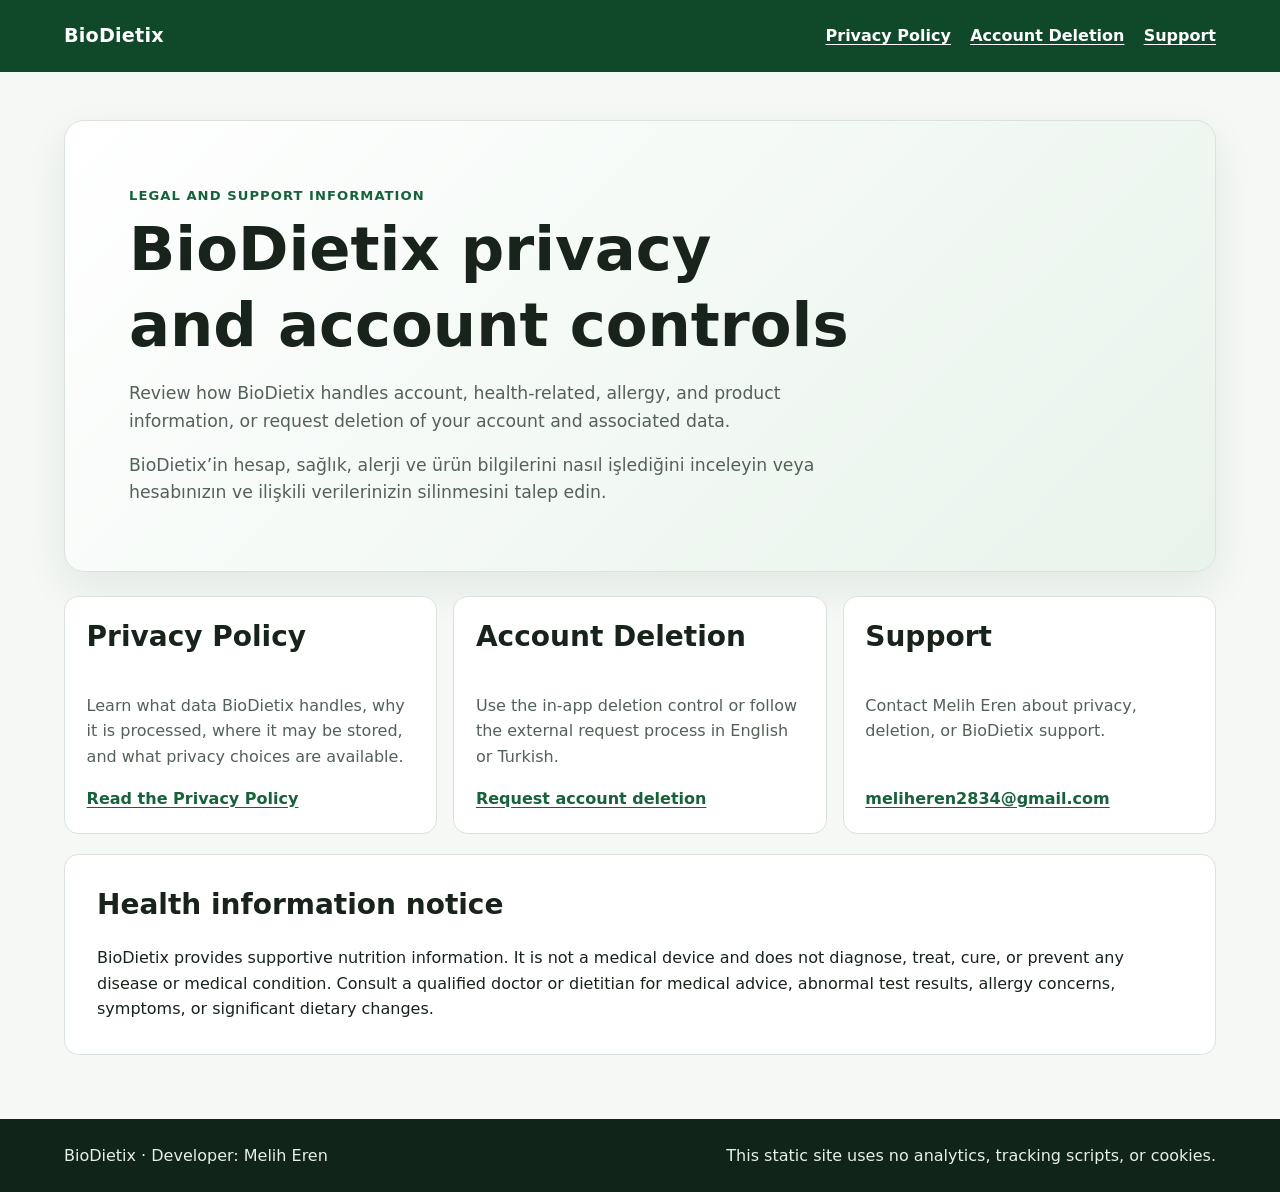
<file: legal-site/index.html>
<!doctype html>
<html lang="en">
  <head>
    <meta charset="utf-8">
    <meta name="viewport" content="width=device-width, initial-scale=1">
    <meta
      name="description"
      content="BioDietix privacy, account deletion, and support information."
    >
    <title>BioDietix Legal &amp; Support</title>
    <link rel="stylesheet" href="styles.css">
  </head>
  <body>
    <a class="skip-link" href="#main-content">Skip to content</a>
    <header class="site-header">
      <nav class="nav" aria-label="Primary navigation">
        <a class="brand" href="index.html">BioDietix</a>
        <ul class="nav-links">
          <li><a href="privacy-policy.html">Privacy Policy</a></li>
          <li><a href="delete-account.html">Account Deletion</a></li>
          <li><a href="mailto:meliheren2834@gmail.com">Support</a></li>
        </ul>
      </nav>
    </header>

    <main id="main-content" class="page">
      <section class="hero">
        <p class="eyebrow">Legal and support information</p>
        <h1>BioDietix privacy and account controls</h1>
        <p class="lead">
          Review how BioDietix handles account, health-related, allergy, and
          product information, or request deletion of your account and associated
          data.
        </p>
        <p class="lead" lang="tr">
          BioDietix’in hesap, sağlık, alerji ve ürün bilgilerini nasıl işlediğini
          inceleyin veya hesabınızın ve ilişkili verilerinizin silinmesini talep
          edin.
        </p>
      </section>

      <section class="grid" aria-label="Legal resources">
        <article class="card">
          <h2>Privacy Policy</h2>
          <p>
            Learn what data BioDietix handles, why it is processed, where it may
            be stored, and what privacy choices are available.
          </p>
          <a class="card-link" href="privacy-policy.html">Read the Privacy Policy</a>
        </article>

        <article class="card">
          <h2>Account Deletion</h2>
          <p>
            Use the in-app deletion control or follow the external request
            process in English or Turkish.
          </p>
          <a class="card-link" href="delete-account.html">Request account deletion</a>
        </article>

        <article class="card">
          <h2>Support</h2>
          <p>
            Contact Melih Eren about privacy, deletion, or BioDietix support.
          </p>
          <a class="card-link" href="mailto:meliheren2834@gmail.com">meliheren2834@gmail.com</a>
        </article>
      </section>

      <section class="section" aria-labelledby="medical-notice">
        <h2 id="medical-notice">Health information notice</h2>
        <p>
          BioDietix provides supportive nutrition information. It is not a
          medical device and does not diagnose, treat, cure, or prevent any
          disease or medical condition. Consult a qualified doctor or dietitian
          for medical advice, abnormal test results, allergy concerns, symptoms,
          or significant dietary changes.
        </p>
      </section>
    </main>

    <footer class="site-footer">
      <div class="footer-inner">
        <p>BioDietix · Developer: Melih Eren</p>
        <p>This static site uses no analytics, tracking scripts, or cookies.</p>
      </div>
    </footer>
  </body>
</html>
</file>
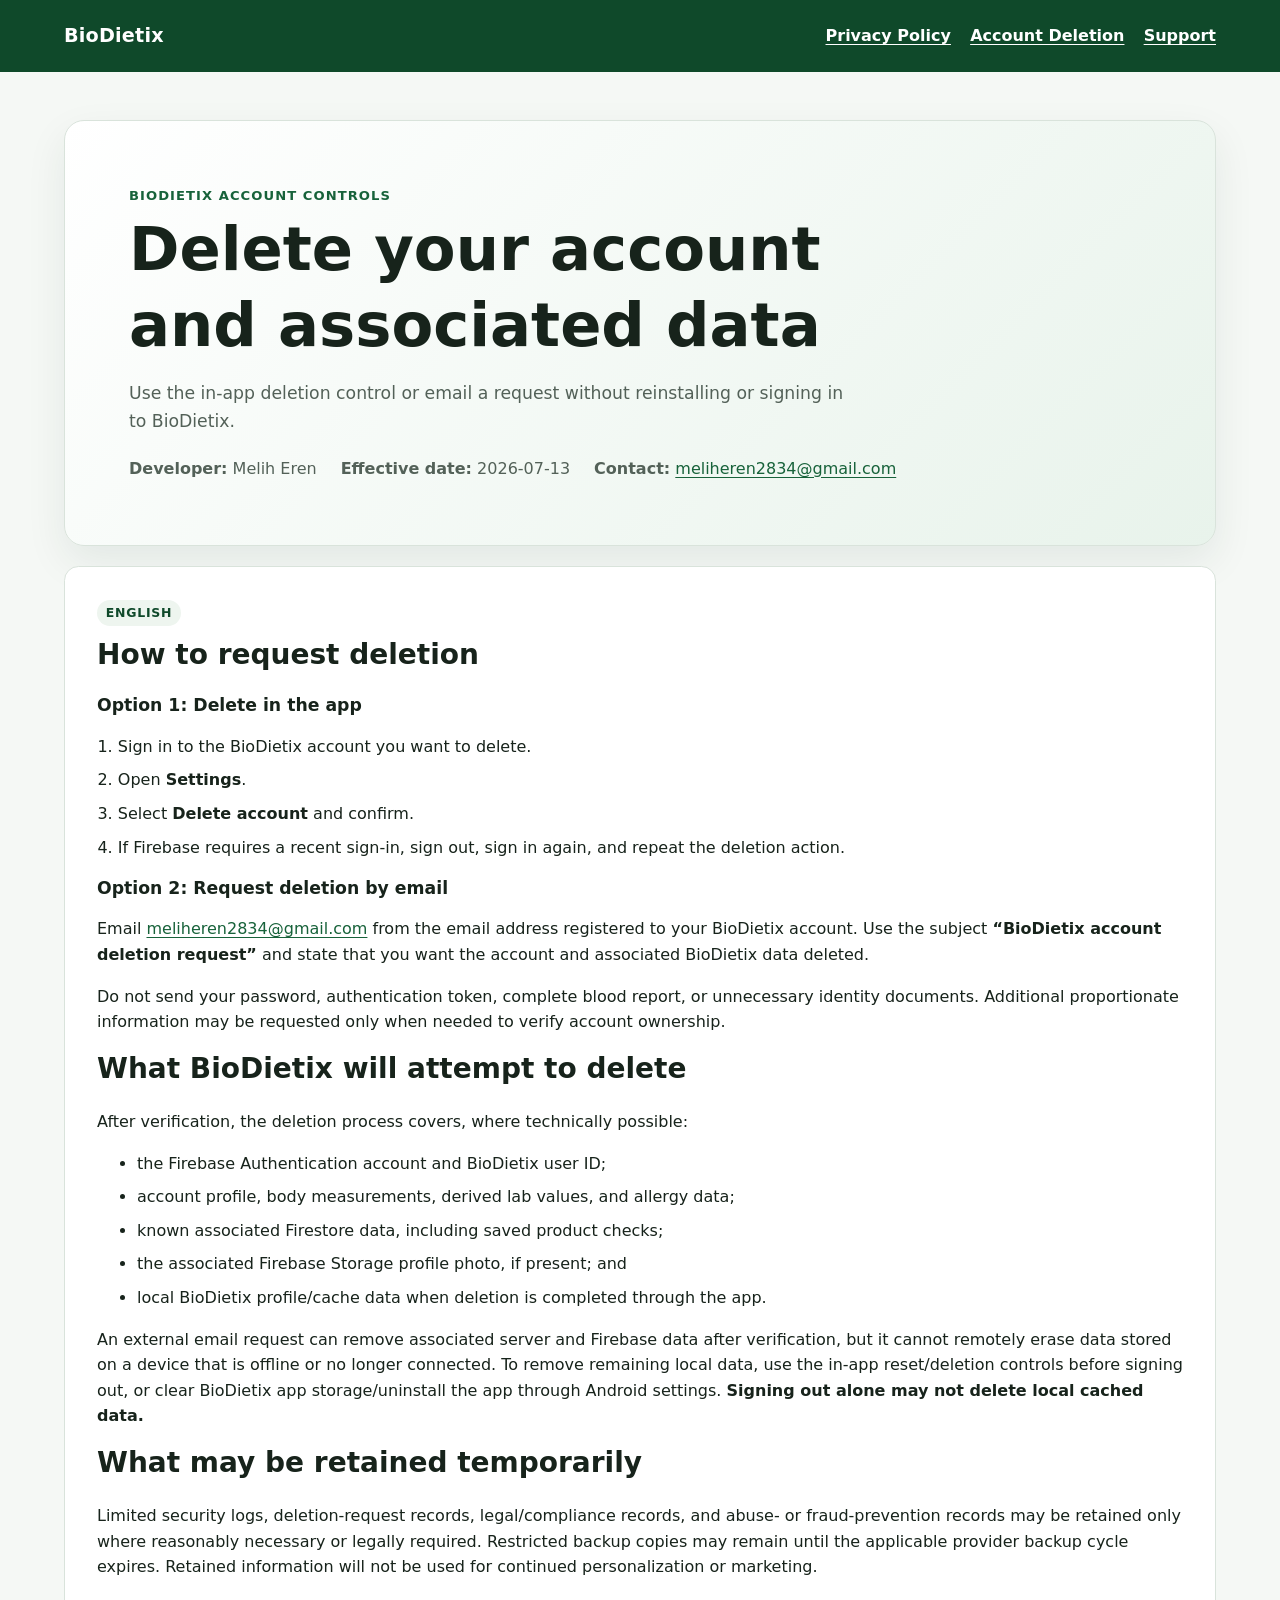
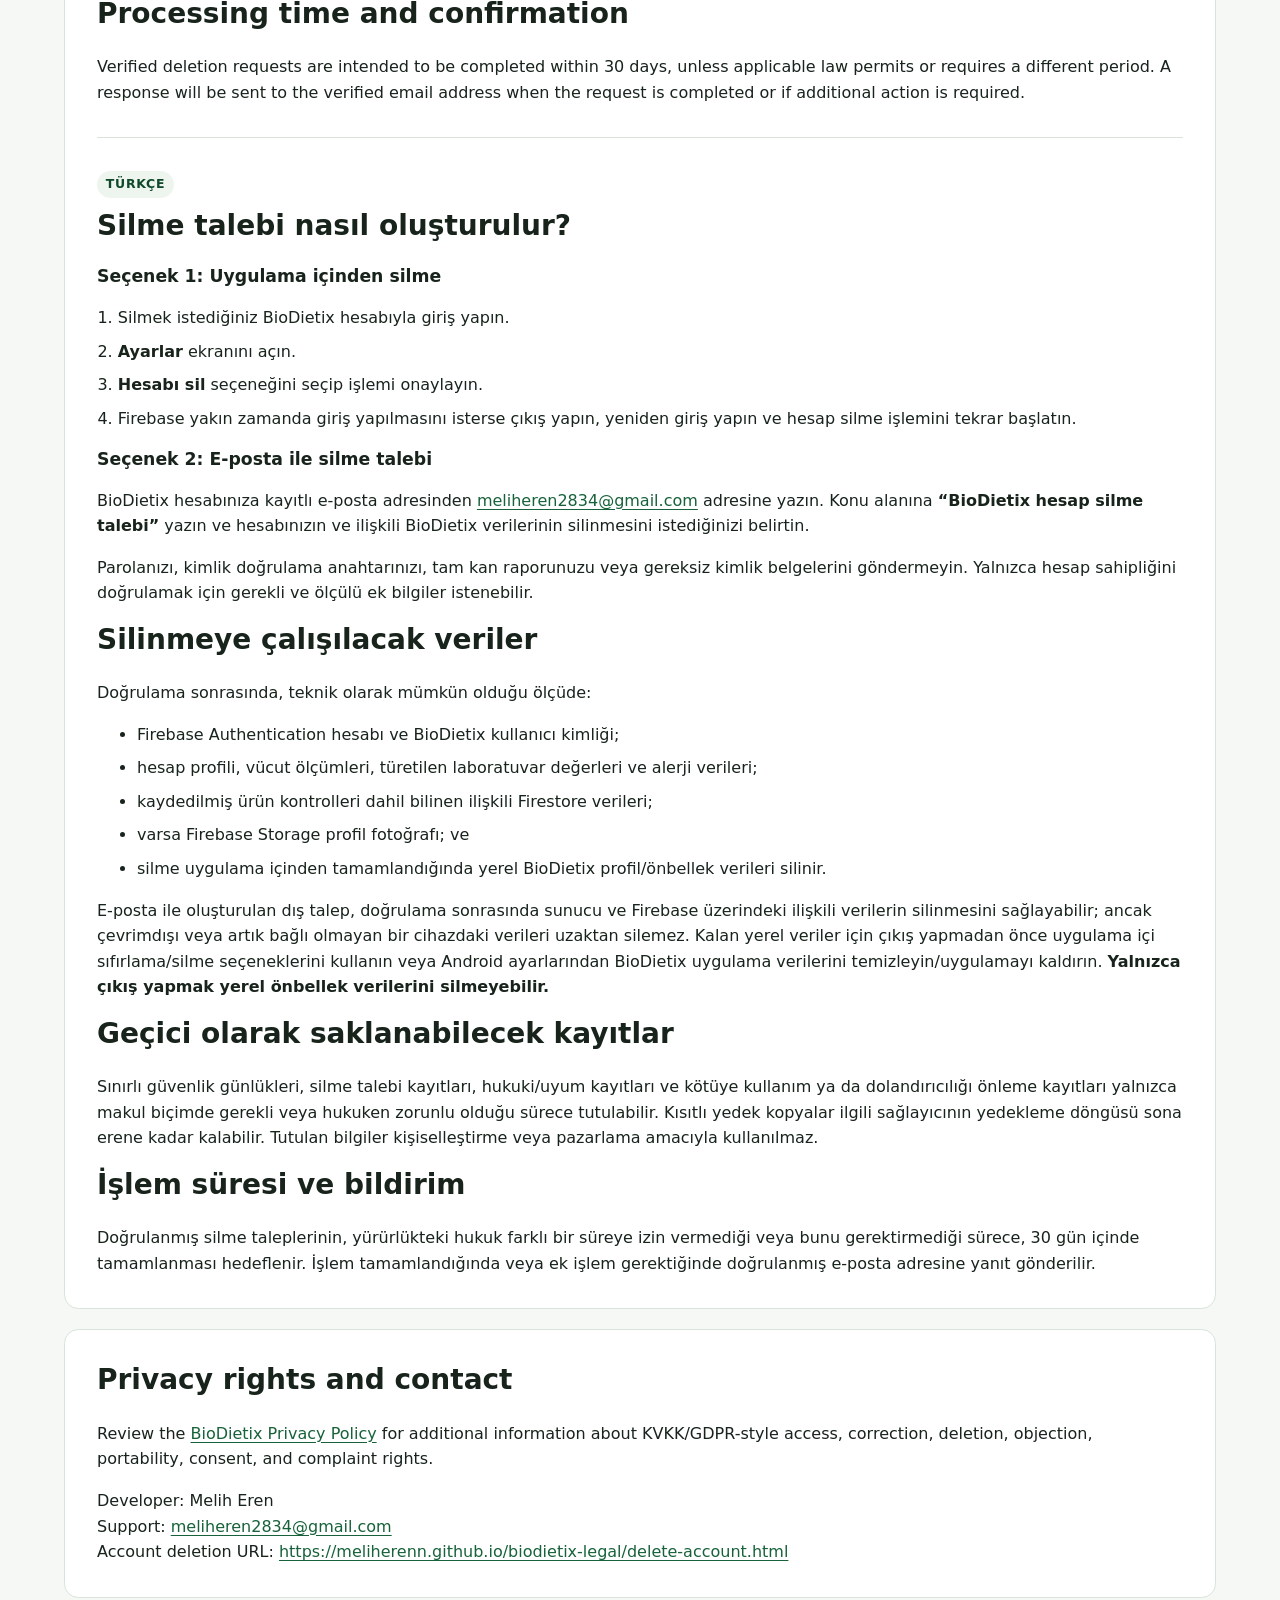
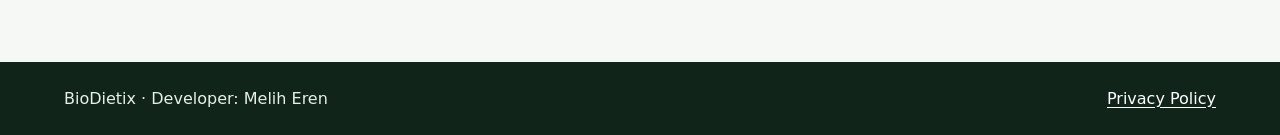
<file: legal-site/delete-account.html>
<!doctype html>
<html lang="en">
  <head>
    <meta charset="utf-8">
    <meta name="viewport" content="width=device-width, initial-scale=1">
    <meta
      name="description"
      content="Request deletion of a BioDietix account and associated data."
    >
    <title>Account Deletion · BioDietix</title>
    <link
      rel="canonical"
      href="https://meliherenn.github.io/biodietix-legal/delete-account.html"
    >
    <link rel="stylesheet" href="styles.css">
  </head>
  <body>
    <a class="skip-link" href="#main-content">Skip to content</a>
    <header class="site-header">
      <nav class="nav" aria-label="Primary navigation">
        <a class="brand" href="index.html">BioDietix</a>
        <ul class="nav-links">
          <li><a href="privacy-policy.html">Privacy Policy</a></li>
          <li><a aria-current="page" href="delete-account.html">Account Deletion</a></li>
          <li><a href="mailto:meliheren2834@gmail.com">Support</a></li>
        </ul>
      </nav>
    </header>

    <main id="main-content" class="page">
      <header class="hero">
        <p class="eyebrow">BioDietix account controls</p>
        <h1>Delete your account and associated data</h1>
        <p class="lead">
          Use the in-app deletion control or email a request without reinstalling
          or signing in to BioDietix.
        </p>
        <div class="meta">
          <span><strong>Developer:</strong> Melih Eren</span>
          <span><strong>Effective date:</strong> 2026-07-13</span>
          <span><strong>Contact:</strong> <a href="mailto:meliheren2834@gmail.com">meliheren2834@gmail.com</a></span>
        </div>
      </header>

      <section class="section">
        <div class="language-block">
          <span class="language-label">English</span>
          <h2>How to request deletion</h2>

          <h3>Option 1: Delete in the app</h3>
          <ol class="steps">
            <li>Sign in to the BioDietix account you want to delete.</li>
            <li>Open <strong>Settings</strong>.</li>
            <li>Select <strong>Delete account</strong> and confirm.</li>
            <li>
              If Firebase requires a recent sign-in, sign out, sign in again, and
              repeat the deletion action.
            </li>
          </ol>

          <h3>Option 2: Request deletion by email</h3>
          <p>
            Email <a href="mailto:meliheren2834@gmail.com?subject=BioDietix%20account%20deletion%20request">meliheren2834@gmail.com</a>
            from the email address registered to your BioDietix account. Use the
            subject <strong>“BioDietix account deletion request”</strong> and state
            that you want the account and associated BioDietix data deleted.
          </p>
          <p>
            Do not send your password, authentication token, complete blood report,
            or unnecessary identity documents. Additional proportionate information
            may be requested only when needed to verify account ownership.
          </p>

          <h2>What BioDietix will attempt to delete</h2>
          <p>After verification, the deletion process covers, where technically possible:</p>
          <ul>
            <li>the Firebase Authentication account and BioDietix user ID;</li>
            <li>account profile, body measurements, derived lab values, and allergy data;</li>
            <li>known associated Firestore data, including saved product checks;</li>
            <li>the associated Firebase Storage profile photo, if present; and</li>
            <li>local BioDietix profile/cache data when deletion is completed through the app.</li>
          </ul>
          <p>
            An external email request can remove associated server and Firebase
            data after verification, but it cannot remotely erase data stored on a
            device that is offline or no longer connected. To remove remaining local
            data, use the in-app reset/deletion controls before signing out, or clear
            BioDietix app storage/uninstall the app through Android settings.
            <strong>Signing out alone may not delete local cached data.</strong>
          </p>

          <h2>What may be retained temporarily</h2>
          <p>
            Limited security logs, deletion-request records, legal/compliance
            records, and abuse- or fraud-prevention records may be retained only
            where reasonably necessary or legally required. Restricted backup
            copies may remain until the applicable provider backup cycle expires.
            Retained information will not be used for continued personalization or marketing.
          </p>

          <h2>Processing time and confirmation</h2>
          <p>
            Verified deletion requests are intended to be completed within 30 days,
            unless applicable law permits or requires a different period. A response
            will be sent to the verified email address when the request is completed
            or if additional action is required.
          </p>
        </div>

        <div class="language-block" lang="tr">
          <span class="language-label">Türkçe</span>
          <h2>Silme talebi nasıl oluşturulur?</h2>

          <h3>Seçenek 1: Uygulama içinden silme</h3>
          <ol class="steps">
            <li>Silmek istediğiniz BioDietix hesabıyla giriş yapın.</li>
            <li><strong>Ayarlar</strong> ekranını açın.</li>
            <li><strong>Hesabı sil</strong> seçeneğini seçip işlemi onaylayın.</li>
            <li>
              Firebase yakın zamanda giriş yapılmasını isterse çıkış yapın, yeniden
              giriş yapın ve hesap silme işlemini tekrar başlatın.
            </li>
          </ol>

          <h3>Seçenek 2: E-posta ile silme talebi</h3>
          <p>
            BioDietix hesabınıza kayıtlı e-posta adresinden
            <a href="mailto:meliheren2834@gmail.com?subject=BioDietix%20hesap%20silme%20talebi">meliheren2834@gmail.com</a>
            adresine yazın. Konu alanına <strong>“BioDietix hesap silme talebi”</strong>
            yazın ve hesabınızın ve ilişkili BioDietix verilerinin silinmesini
            istediğinizi belirtin.
          </p>
          <p>
            Parolanızı, kimlik doğrulama anahtarınızı, tam kan raporunuzu veya
            gereksiz kimlik belgelerini göndermeyin. Yalnızca hesap sahipliğini
            doğrulamak için gerekli ve ölçülü ek bilgiler istenebilir.
          </p>

          <h2>Silinmeye çalışılacak veriler</h2>
          <p>Doğrulama sonrasında, teknik olarak mümkün olduğu ölçüde:</p>
          <ul>
            <li>Firebase Authentication hesabı ve BioDietix kullanıcı kimliği;</li>
            <li>hesap profili, vücut ölçümleri, türetilen laboratuvar değerleri ve alerji verileri;</li>
            <li>kaydedilmiş ürün kontrolleri dahil bilinen ilişkili Firestore verileri;</li>
            <li>varsa Firebase Storage profil fotoğrafı; ve</li>
            <li>silme uygulama içinden tamamlandığında yerel BioDietix profil/önbellek verileri silinir.</li>
          </ul>
          <p>
            E-posta ile oluşturulan dış talep, doğrulama sonrasında sunucu ve Firebase
            üzerindeki ilişkili verilerin silinmesini sağlayabilir; ancak çevrimdışı
            veya artık bağlı olmayan bir cihazdaki verileri uzaktan silemez. Kalan
            yerel veriler için çıkış yapmadan önce uygulama içi sıfırlama/silme
            seçeneklerini kullanın veya Android ayarlarından BioDietix uygulama
            verilerini temizleyin/uygulamayı kaldırın.
            <strong>Yalnızca çıkış yapmak yerel önbellek verilerini silmeyebilir.</strong>
          </p>

          <h2>Geçici olarak saklanabilecek kayıtlar</h2>
          <p>
            Sınırlı güvenlik günlükleri, silme talebi kayıtları, hukuki/uyum kayıtları
            ve kötüye kullanım ya da dolandırıcılığı önleme kayıtları yalnızca makul
            biçimde gerekli veya hukuken zorunlu olduğu sürece tutulabilir. Kısıtlı
            yedek kopyalar ilgili sağlayıcının yedekleme döngüsü sona erene kadar
            kalabilir. Tutulan bilgiler kişiselleştirme veya pazarlama amacıyla kullanılmaz.
          </p>

          <h2>İşlem süresi ve bildirim</h2>
          <p>
            Doğrulanmış silme taleplerinin, yürürlükteki hukuk farklı bir süreye izin
            vermediği veya bunu gerektirmediği sürece, 30 gün içinde tamamlanması
            hedeflenir. İşlem tamamlandığında veya ek işlem gerektiğinde doğrulanmış
            e-posta adresine yanıt gönderilir.
          </p>
        </div>
      </section>

      <section class="section" aria-labelledby="privacy-link">
        <h2 id="privacy-link">Privacy rights and contact</h2>
        <p>
          Review the <a href="https://meliherenn.github.io/biodietix-legal/privacy-policy.html">BioDietix Privacy Policy</a>
          for additional information about KVKK/GDPR-style access, correction,
          deletion, objection, portability, consent, and complaint rights.
        </p>
        <p>
          Developer: Melih Eren<br>
          Support: <a href="mailto:meliheren2834@gmail.com">meliheren2834@gmail.com</a><br>
          Account deletion URL:
          <a href="https://meliherenn.github.io/biodietix-legal/delete-account.html">https://meliherenn.github.io/biodietix-legal/delete-account.html</a>
        </p>
      </section>
    </main>

    <footer class="site-footer">
      <div class="footer-inner">
        <p>BioDietix · Developer: Melih Eren</p>
        <p><a href="privacy-policy.html">Privacy Policy</a></p>
      </div>
    </footer>
  </body>
</html>
</file>
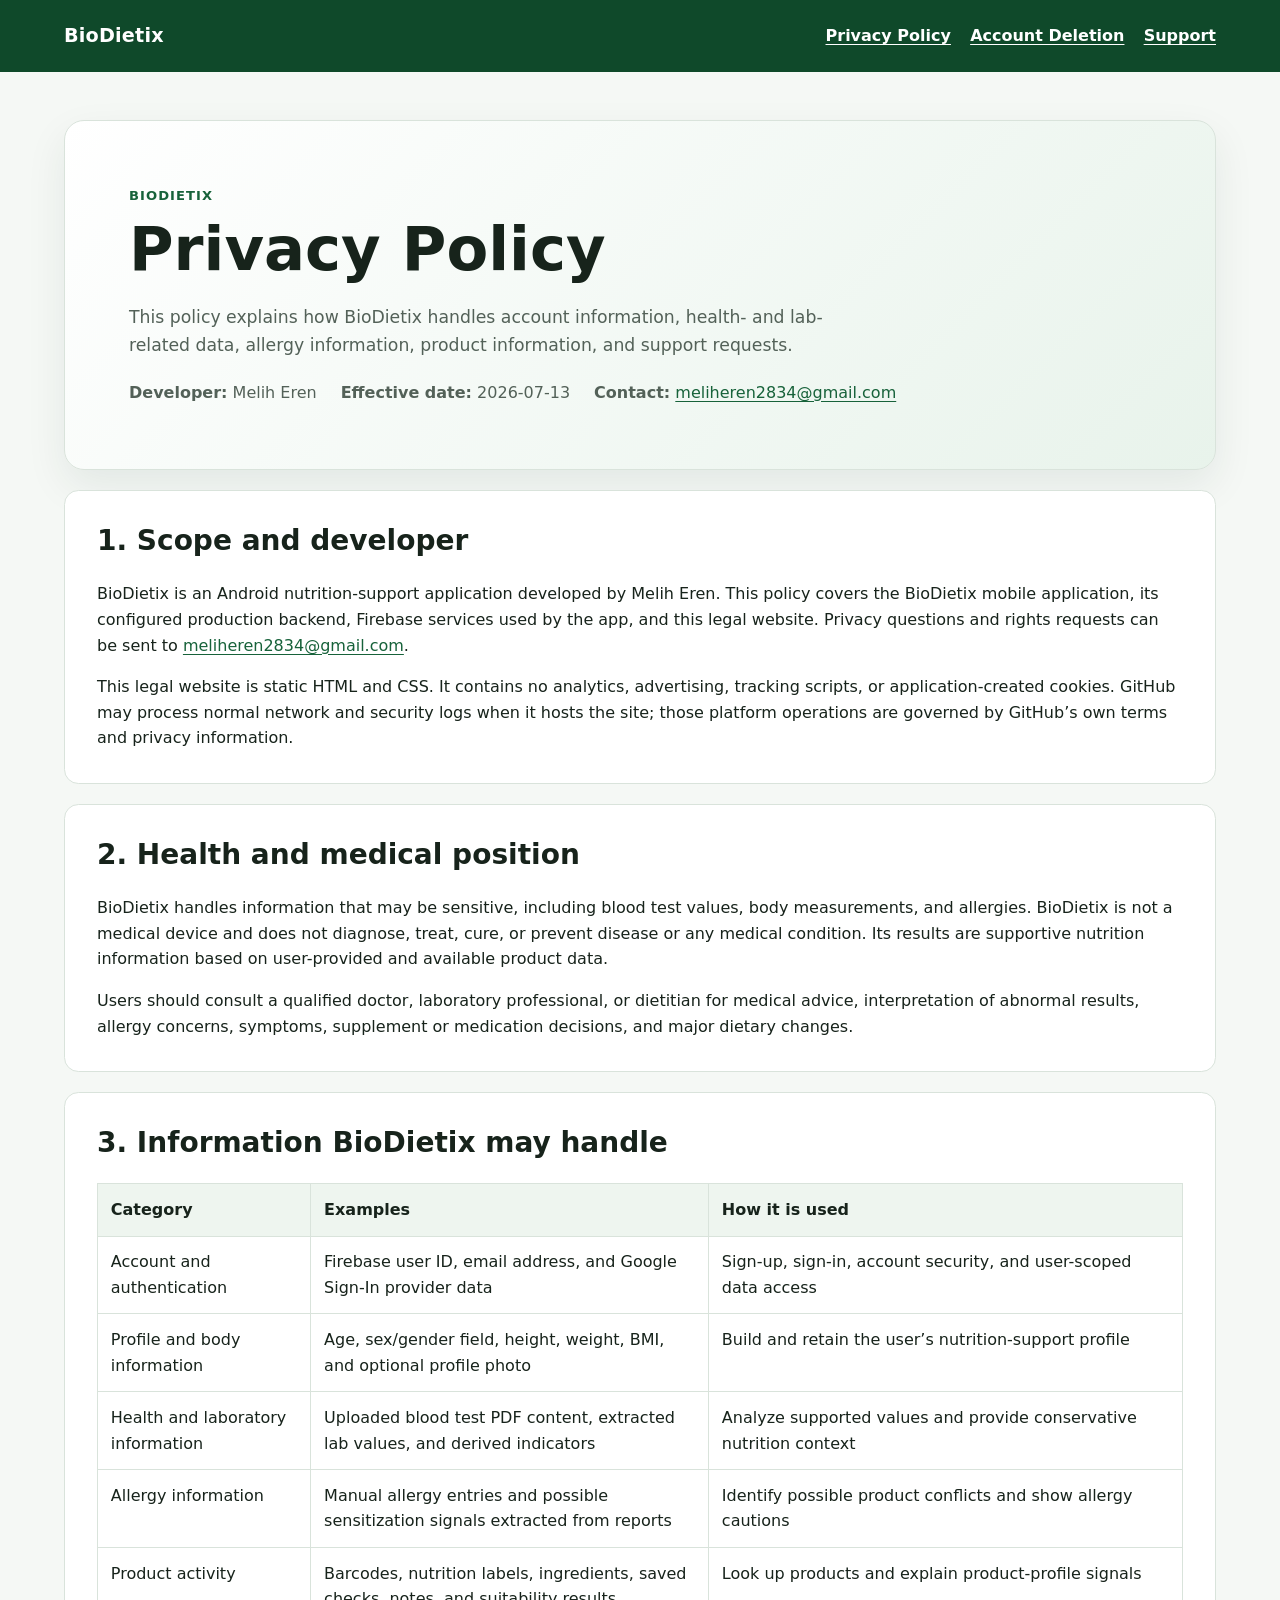
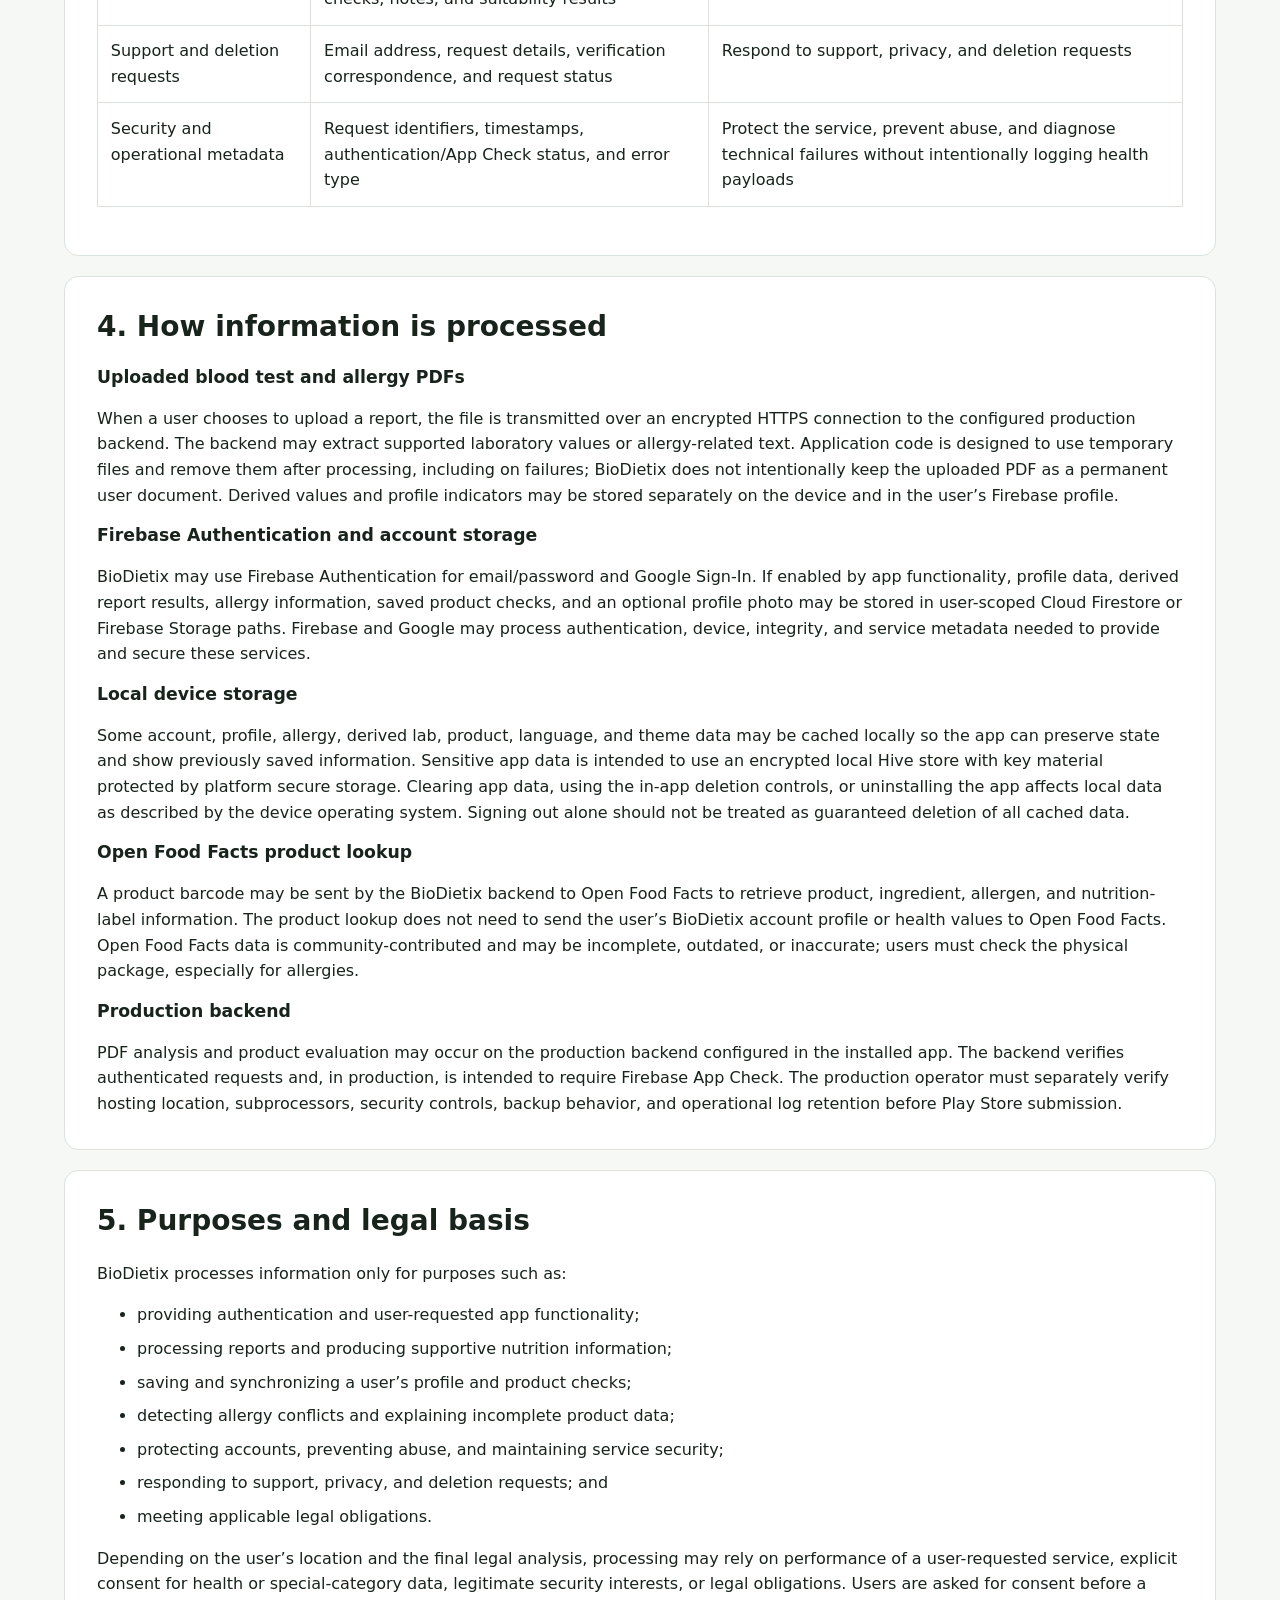
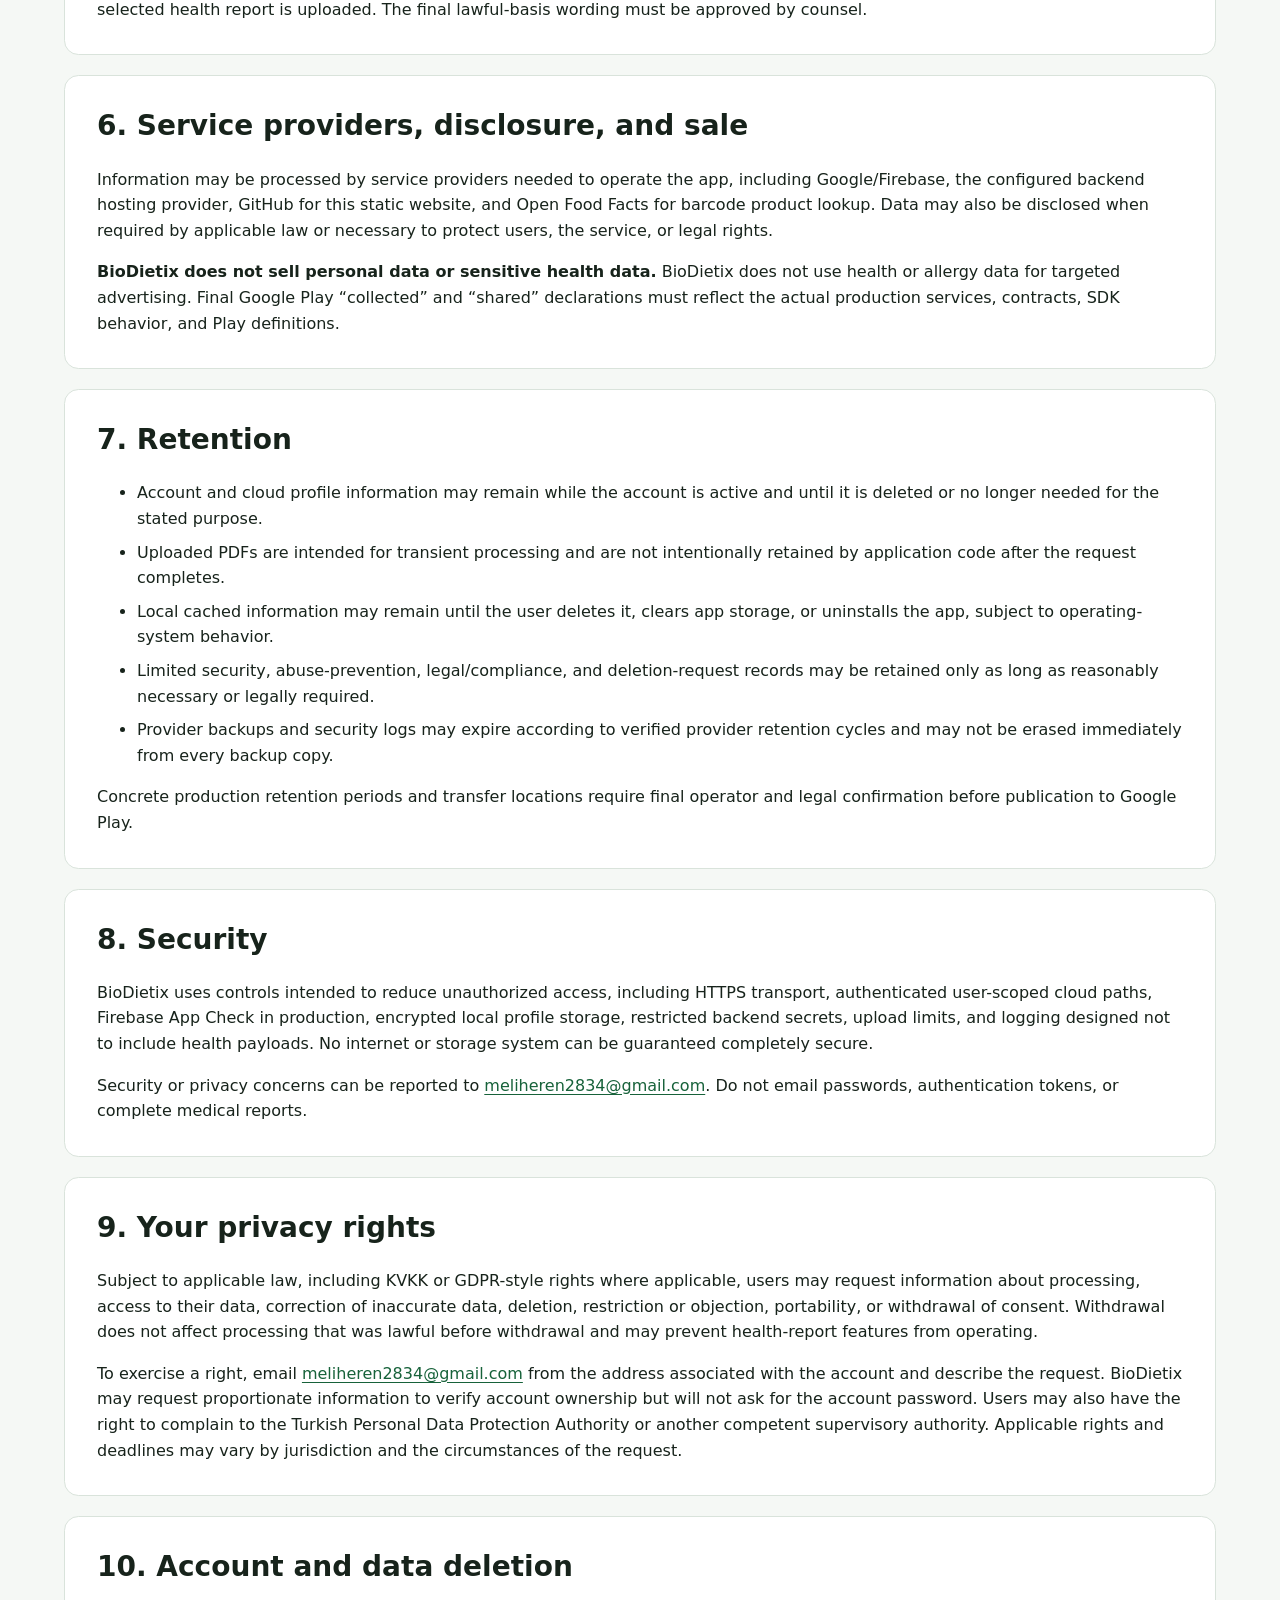
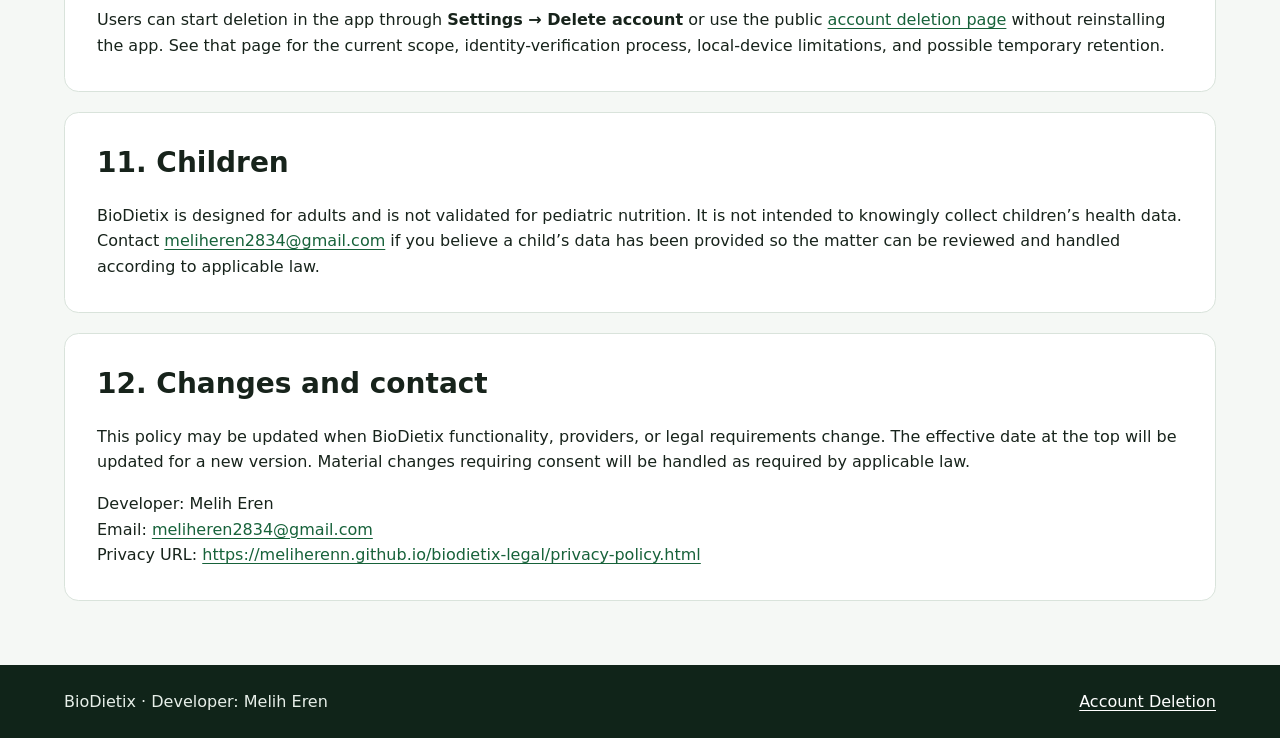
<file: legal-site/privacy-policy.html>
<!doctype html>
<html lang="en">
  <head>
    <meta charset="utf-8">
    <meta name="viewport" content="width=device-width, initial-scale=1">
    <meta
      name="description"
      content="Privacy Policy for the BioDietix Android application."
    >
    <title>Privacy Policy · BioDietix</title>
    <link
      rel="canonical"
      href="https://meliherenn.github.io/biodietix-legal/privacy-policy.html"
    >
    <link rel="stylesheet" href="styles.css">
  </head>
  <body>
    <a class="skip-link" href="#main-content">Skip to content</a>
    <header class="site-header">
      <nav class="nav" aria-label="Primary navigation">
        <a class="brand" href="index.html">BioDietix</a>
        <ul class="nav-links">
          <li><a aria-current="page" href="privacy-policy.html">Privacy Policy</a></li>
          <li><a href="delete-account.html">Account Deletion</a></li>
          <li><a href="mailto:meliheren2834@gmail.com">Support</a></li>
        </ul>
      </nav>
    </header>

    <main id="main-content" class="page">
      <header class="hero">
        <p class="eyebrow">BioDietix</p>
        <h1>Privacy Policy</h1>
        <p class="lead">
          This policy explains how BioDietix handles account information,
          health- and lab-related data, allergy information, product information,
          and support requests.
        </p>
        <div class="meta">
          <span><strong>Developer:</strong> Melih Eren</span>
          <span><strong>Effective date:</strong> 2026-07-13</span>
          <span><strong>Contact:</strong> <a href="mailto:meliheren2834@gmail.com">meliheren2834@gmail.com</a></span>
        </div>
      </header>

      <section class="section" id="scope">
        <h2>1. Scope and developer</h2>
        <p>
          BioDietix is an Android nutrition-support application developed by
          Melih Eren. This policy covers the BioDietix mobile application, its
          configured production backend, Firebase services used by the app, and
          this legal website. Privacy questions and rights requests can be sent
          to <a href="mailto:meliheren2834@gmail.com">meliheren2834@gmail.com</a>.
        </p>
        <p>
          This legal website is static HTML and CSS. It contains no analytics,
          advertising, tracking scripts, or application-created cookies. GitHub
          may process normal network and security logs when it hosts the site;
          those platform operations are governed by GitHub’s own terms and
          privacy information.
        </p>
      </section>

      <section class="section" id="medical-position">
        <h2>2. Health and medical position</h2>
        <p>
          BioDietix handles information that may be sensitive, including blood
          test values, body measurements, and allergies. BioDietix is not a
          medical device and does not diagnose, treat, cure, or prevent disease
          or any medical condition. Its results are supportive nutrition
          information based on user-provided and available product data.
        </p>
        <p>
          Users should consult a qualified doctor, laboratory professional, or
          dietitian for medical advice, interpretation of abnormal results,
          allergy concerns, symptoms, supplement or medication decisions, and
          major dietary changes.
        </p>
      </section>

      <section class="section" id="data-handled">
        <h2>3. Information BioDietix may handle</h2>
        <div class="table-wrap">
          <table>
            <thead>
              <tr>
                <th scope="col">Category</th>
                <th scope="col">Examples</th>
                <th scope="col">How it is used</th>
              </tr>
            </thead>
            <tbody>
              <tr>
                <td>Account and authentication</td>
                <td>Firebase user ID, email address, and Google Sign-In provider data</td>
                <td>Sign-up, sign-in, account security, and user-scoped data access</td>
              </tr>
              <tr>
                <td>Profile and body information</td>
                <td>Age, sex/gender field, height, weight, BMI, and optional profile photo</td>
                <td>Build and retain the user’s nutrition-support profile</td>
              </tr>
              <tr>
                <td>Health and laboratory information</td>
                <td>Uploaded blood test PDF content, extracted lab values, and derived indicators</td>
                <td>Analyze supported values and provide conservative nutrition context</td>
              </tr>
              <tr>
                <td>Allergy information</td>
                <td>Manual allergy entries and possible sensitization signals extracted from reports</td>
                <td>Identify possible product conflicts and show allergy cautions</td>
              </tr>
              <tr>
                <td>Product activity</td>
                <td>Barcodes, nutrition labels, ingredients, saved checks, notes, and suitability results</td>
                <td>Look up products and explain product-profile signals</td>
              </tr>
              <tr>
                <td>Support and deletion requests</td>
                <td>Email address, request details, verification correspondence, and request status</td>
                <td>Respond to support, privacy, and deletion requests</td>
              </tr>
              <tr>
                <td>Security and operational metadata</td>
                <td>Request identifiers, timestamps, authentication/App Check status, and error type</td>
                <td>Protect the service, prevent abuse, and diagnose technical failures without intentionally logging health payloads</td>
              </tr>
            </tbody>
          </table>
        </div>
      </section>

      <section class="section" id="processing">
        <h2>4. How information is processed</h2>

        <h3>Uploaded blood test and allergy PDFs</h3>
        <p>
          When a user chooses to upload a report, the file is transmitted over
          an encrypted HTTPS connection to the configured production backend.
          The backend may extract supported laboratory values or allergy-related
          text. Application code is designed to use temporary files and remove
          them after processing, including on failures; BioDietix does not
          intentionally keep the uploaded PDF as a permanent user document.
          Derived values and profile indicators may be stored separately on the
          device and in the user’s Firebase profile.
        </p>

        <h3>Firebase Authentication and account storage</h3>
        <p>
          BioDietix may use Firebase Authentication for email/password and Google
          Sign-In. If enabled by app functionality, profile data, derived report
          results, allergy information, saved product checks, and an optional
          profile photo may be stored in user-scoped Cloud Firestore or Firebase
          Storage paths. Firebase and Google may process authentication, device,
          integrity, and service metadata needed to provide and secure these
          services.
        </p>

        <h3>Local device storage</h3>
        <p>
          Some account, profile, allergy, derived lab, product, language, and
          theme data may be cached locally so the app can preserve state and show
          previously saved information. Sensitive app data is intended to use an
          encrypted local Hive store with key material protected by platform
          secure storage. Clearing app data, using the in-app deletion controls,
          or uninstalling the app affects local data as described by the device
          operating system. Signing out alone should not be treated as guaranteed
          deletion of all cached data.
        </p>

        <h3>Open Food Facts product lookup</h3>
        <p>
          A product barcode may be sent by the BioDietix backend to Open Food
          Facts to retrieve product, ingredient, allergen, and nutrition-label
          information. The product lookup does not need to send the user’s
          BioDietix account profile or health values to Open Food Facts. Open Food
          Facts data is community-contributed and may be incomplete, outdated, or
          inaccurate; users must check the physical package, especially for
          allergies.
        </p>

        <h3>Production backend</h3>
        <p>
          PDF analysis and product evaluation may occur on the production backend
          configured in the installed app. The backend verifies authenticated
          requests and, in production, is intended to require Firebase App Check.
          The production operator must separately verify hosting location,
          subprocessors, security controls, backup behavior, and operational log
          retention before Play Store submission.
        </p>
      </section>

      <section class="section" id="purposes">
        <h2>5. Purposes and legal basis</h2>
        <p>BioDietix processes information only for purposes such as:</p>
        <ul>
          <li>providing authentication and user-requested app functionality;</li>
          <li>processing reports and producing supportive nutrition information;</li>
          <li>saving and synchronizing a user’s profile and product checks;</li>
          <li>detecting allergy conflicts and explaining incomplete product data;</li>
          <li>protecting accounts, preventing abuse, and maintaining service security;</li>
          <li>responding to support, privacy, and deletion requests; and</li>
          <li>meeting applicable legal obligations.</li>
        </ul>
        <p>
          Depending on the user’s location and the final legal analysis, processing
          may rely on performance of a user-requested service, explicit consent for
          health or special-category data, legitimate security interests, or legal
          obligations. Users are asked for consent before a selected health report
          is uploaded. The final lawful-basis wording must be approved by counsel.
        </p>
      </section>

      <section class="section" id="sharing">
        <h2>6. Service providers, disclosure, and sale</h2>
        <p>
          Information may be processed by service providers needed to operate the
          app, including Google/Firebase, the configured backend hosting provider,
          GitHub for this static website, and Open Food Facts for barcode product
          lookup. Data may also be disclosed when required by applicable law or
          necessary to protect users, the service, or legal rights.
        </p>
        <p>
          <strong>BioDietix does not sell personal data or sensitive health data.</strong>
          BioDietix does not use health or allergy data for targeted advertising.
          Final Google Play “collected” and “shared” declarations must reflect the
          actual production services, contracts, SDK behavior, and Play definitions.
        </p>
      </section>

      <section class="section" id="retention">
        <h2>7. Retention</h2>
        <ul>
          <li>
            Account and cloud profile information may remain while the account is
            active and until it is deleted or no longer needed for the stated purpose.
          </li>
          <li>
            Uploaded PDFs are intended for transient processing and are not
            intentionally retained by application code after the request completes.
          </li>
          <li>
            Local cached information may remain until the user deletes it, clears
            app storage, or uninstalls the app, subject to operating-system behavior.
          </li>
          <li>
            Limited security, abuse-prevention, legal/compliance, and deletion-request
            records may be retained only as long as reasonably necessary or legally required.
          </li>
          <li>
            Provider backups and security logs may expire according to verified
            provider retention cycles and may not be erased immediately from every backup copy.
          </li>
        </ul>
        <p>
          Concrete production retention periods and transfer locations require
          final operator and legal confirmation before publication to Google Play.
        </p>
      </section>

      <section class="section" id="security">
        <h2>8. Security</h2>
        <p>
          BioDietix uses controls intended to reduce unauthorized access, including
          HTTPS transport, authenticated user-scoped cloud paths, Firebase App Check
          in production, encrypted local profile storage, restricted backend secrets,
          upload limits, and logging designed not to include health payloads. No
          internet or storage system can be guaranteed completely secure.
        </p>
        <p>
          Security or privacy concerns can be reported to
          <a href="mailto:meliheren2834@gmail.com">meliheren2834@gmail.com</a>. Do not email passwords,
          authentication tokens, or complete medical reports.
        </p>
      </section>

      <section class="section" id="rights">
        <h2>9. Your privacy rights</h2>
        <p>
          Subject to applicable law, including KVKK or GDPR-style rights where
          applicable, users may request information about processing, access to
          their data, correction of inaccurate data, deletion, restriction or
          objection, portability, or withdrawal of consent. Withdrawal does not
          affect processing that was lawful before withdrawal and may prevent
          health-report features from operating.
        </p>
        <p>
          To exercise a right, email <a href="mailto:meliheren2834@gmail.com">meliheren2834@gmail.com</a>
          from the address associated with the account and describe the request.
          BioDietix may request proportionate information to verify account ownership
          but will not ask for the account password. Users may also have the right
          to complain to the Turkish Personal Data Protection Authority or another
          competent supervisory authority. Applicable rights and deadlines may
          vary by jurisdiction and the circumstances of the request.
        </p>
      </section>

      <section class="section" id="deletion">
        <h2>10. Account and data deletion</h2>
        <p>
          Users can start deletion in the app through <strong>Settings → Delete account</strong>
          or use the public
          <a href="https://meliherenn.github.io/biodietix-legal/delete-account.html">account deletion page</a>
          without reinstalling the app. See that page for the current scope,
          identity-verification process, local-device limitations, and possible
          temporary retention.
        </p>
      </section>

      <section class="section" id="children">
        <h2>11. Children</h2>
        <p>
          BioDietix is designed for adults and is not validated for pediatric
          nutrition. It is not intended to knowingly collect children’s health data.
          Contact <a href="mailto:meliheren2834@gmail.com">meliheren2834@gmail.com</a> if you believe a
          child’s data has been provided so the matter can be reviewed and handled
          according to applicable law.
        </p>
      </section>

      <section class="section" id="changes">
        <h2>12. Changes and contact</h2>
        <p>
          This policy may be updated when BioDietix functionality, providers, or
          legal requirements change. The effective date at the top will be updated
          for a new version. Material changes requiring consent will be handled as
          required by applicable law.
        </p>
        <p>
          Developer: Melih Eren<br>
          Email: <a href="mailto:meliheren2834@gmail.com">meliheren2834@gmail.com</a><br>
          Privacy URL:
          <a href="https://meliherenn.github.io/biodietix-legal/privacy-policy.html">https://meliherenn.github.io/biodietix-legal/privacy-policy.html</a>
        </p>
      </section>
    </main>

    <footer class="site-footer">
      <div class="footer-inner">
        <p>BioDietix · Developer: Melih Eren</p>
        <p><a href="delete-account.html">Account Deletion</a></p>
      </div>
    </footer>
  </body>
</html>
</file>
<file: legal-site/styles.css>
:root {
  color-scheme: light;
  --background: #f5f8f5;
  --surface: #ffffff;
  --surface-soft: #eef5ef;
  --text: #17231b;
  --muted: #536158;
  --line: #d9e3db;
  --brand: #17623a;
  --brand-dark: #0f492a;
  --warning-bg: #fff7df;
  --warning-line: #dfb44b;
  --max-width: 72rem;
  font-family:
    Inter, ui-sans-serif, system-ui, -apple-system, BlinkMacSystemFont, "Segoe UI",
    sans-serif;
  font-synthesis: none;
  line-height: 1.6;
}

* {
  box-sizing: border-box;
}

html {
  scroll-behavior: smooth;
}

body {
  min-width: 20rem;
  margin: 0;
  color: var(--text);
  background: var(--background);
}

a {
  color: var(--brand);
  text-underline-offset: 0.18em;
}

a:hover {
  color: var(--brand-dark);
}

a:focus-visible,
button:focus-visible {
  outline: 0.2rem solid #226da5;
  outline-offset: 0.2rem;
}

.skip-link {
  position: absolute;
  top: 0.5rem;
  left: -100rem;
  z-index: 10;
  padding: 0.65rem 0.85rem;
  color: #ffffff;
  background: var(--brand-dark);
  border-radius: 0.4rem;
}

.skip-link:focus {
  left: 0.5rem;
}

.site-header {
  color: #ffffff;
  background: var(--brand-dark);
}

.nav,
.page,
.footer-inner {
  width: min(calc(100% - 2rem), var(--max-width));
  margin-inline: auto;
}

.nav {
  display: flex;
  align-items: center;
  justify-content: space-between;
  gap: 1.25rem;
  min-height: 4.5rem;
}

.brand {
  color: #ffffff;
  font-size: 1.2rem;
  font-weight: 800;
  letter-spacing: 0.01em;
  text-decoration: none;
}

.nav-links {
  display: flex;
  flex-wrap: wrap;
  gap: 0.85rem 1.2rem;
  margin: 0;
  padding: 0;
  list-style: none;
}

.nav-links a {
  color: #ffffff;
  font-weight: 650;
}

.page {
  padding-block: 3rem 4rem;
}

.hero {
  padding: clamp(2rem, 5vw, 4.5rem);
  background: linear-gradient(135deg, #ffffff 0%, #e8f3eb 100%);
  border: 1px solid var(--line);
  border-radius: 1.25rem;
  box-shadow: 0 1rem 2.5rem rgb(18 57 33 / 8%);
}

.eyebrow {
  margin: 0 0 0.4rem;
  color: var(--brand);
  font-size: 0.82rem;
  font-weight: 800;
  letter-spacing: 0.08em;
  text-transform: uppercase;
}

h1,
h2,
h3 {
  line-height: 1.25;
  text-wrap: balance;
}

h1 {
  max-width: 18ch;
  margin: 0;
  font-size: clamp(2rem, 6vw, 3.8rem);
}

h2 {
  margin-top: 0;
  font-size: clamp(1.35rem, 3vw, 1.75rem);
}

h3 {
  font-size: 1.08rem;
}

.lead {
  max-width: 66ch;
  margin: 1rem 0 0;
  color: var(--muted);
  font-size: 1.08rem;
}

.meta {
  display: flex;
  flex-wrap: wrap;
  gap: 0.5rem 1.5rem;
  margin: 1.25rem 0 0;
  color: var(--muted);
}

.notice {
  margin: 1.5rem 0;
  padding: 1rem 1.15rem;
  background: var(--warning-bg);
  border: 1px solid var(--warning-line);
  border-left-width: 0.35rem;
  border-radius: 0.65rem;
}

.notice strong {
  display: block;
  margin-bottom: 0.2rem;
}

.grid {
  display: grid;
  grid-template-columns: repeat(3, minmax(0, 1fr));
  gap: 1rem;
  margin-top: 1.5rem;
}

.card,
.section {
  background: var(--surface);
  border: 1px solid var(--line);
  border-radius: 0.9rem;
}

.card {
  display: flex;
  flex-direction: column;
  padding: 1.35rem;
}

.card p {
  flex: 1;
  color: var(--muted);
}

.card-link {
  font-weight: 750;
}

.section {
  margin-top: 1.25rem;
  padding: clamp(1.25rem, 3vw, 2rem);
}

.section p:last-child,
.section ul:last-child,
.section ol:last-child {
  margin-bottom: 0;
}

.section li + li {
  margin-top: 0.5rem;
}

.section[id] {
  scroll-margin-top: 1rem;
}

.table-wrap {
  overflow-x: auto;
  margin-block: 1rem;
}

table {
  width: 100%;
  min-width: 44rem;
  border-collapse: collapse;
}

th,
td {
  padding: 0.8rem;
  text-align: left;
  vertical-align: top;
  border: 1px solid var(--line);
}

th {
  background: var(--surface-soft);
}

.steps {
  padding-left: 1.3rem;
}

.language-block + .language-block {
  margin-top: 2rem;
  padding-top: 2rem;
  border-top: 1px solid var(--line);
}

.language-label {
  display: inline-block;
  margin-bottom: 0.65rem;
  padding: 0.2rem 0.55rem;
  color: var(--brand-dark);
  font-size: 0.78rem;
  font-weight: 800;
  letter-spacing: 0.06em;
  text-transform: uppercase;
  background: var(--surface-soft);
  border-radius: 999px;
}

.site-footer {
  color: #e7efe9;
  background: #102419;
}

.footer-inner {
  display: flex;
  flex-wrap: wrap;
  justify-content: space-between;
  gap: 0.75rem 2rem;
  padding-block: 1.5rem;
}

.footer-inner p {
  margin: 0;
}

.site-footer a {
  color: #ffffff;
}

.muted {
  color: var(--muted);
}

code {
  padding: 0.1rem 0.3rem;
  background: var(--surface-soft);
  border-radius: 0.25rem;
}

@media (max-width: 48rem) {
  .nav {
    align-items: flex-start;
    flex-direction: column;
    padding-block: 1rem;
  }

  .grid {
    grid-template-columns: 1fr;
  }

  .page {
    padding-top: 1.5rem;
  }
}

@media (prefers-reduced-motion: reduce) {
  html {
    scroll-behavior: auto;
  }
}
</file>
